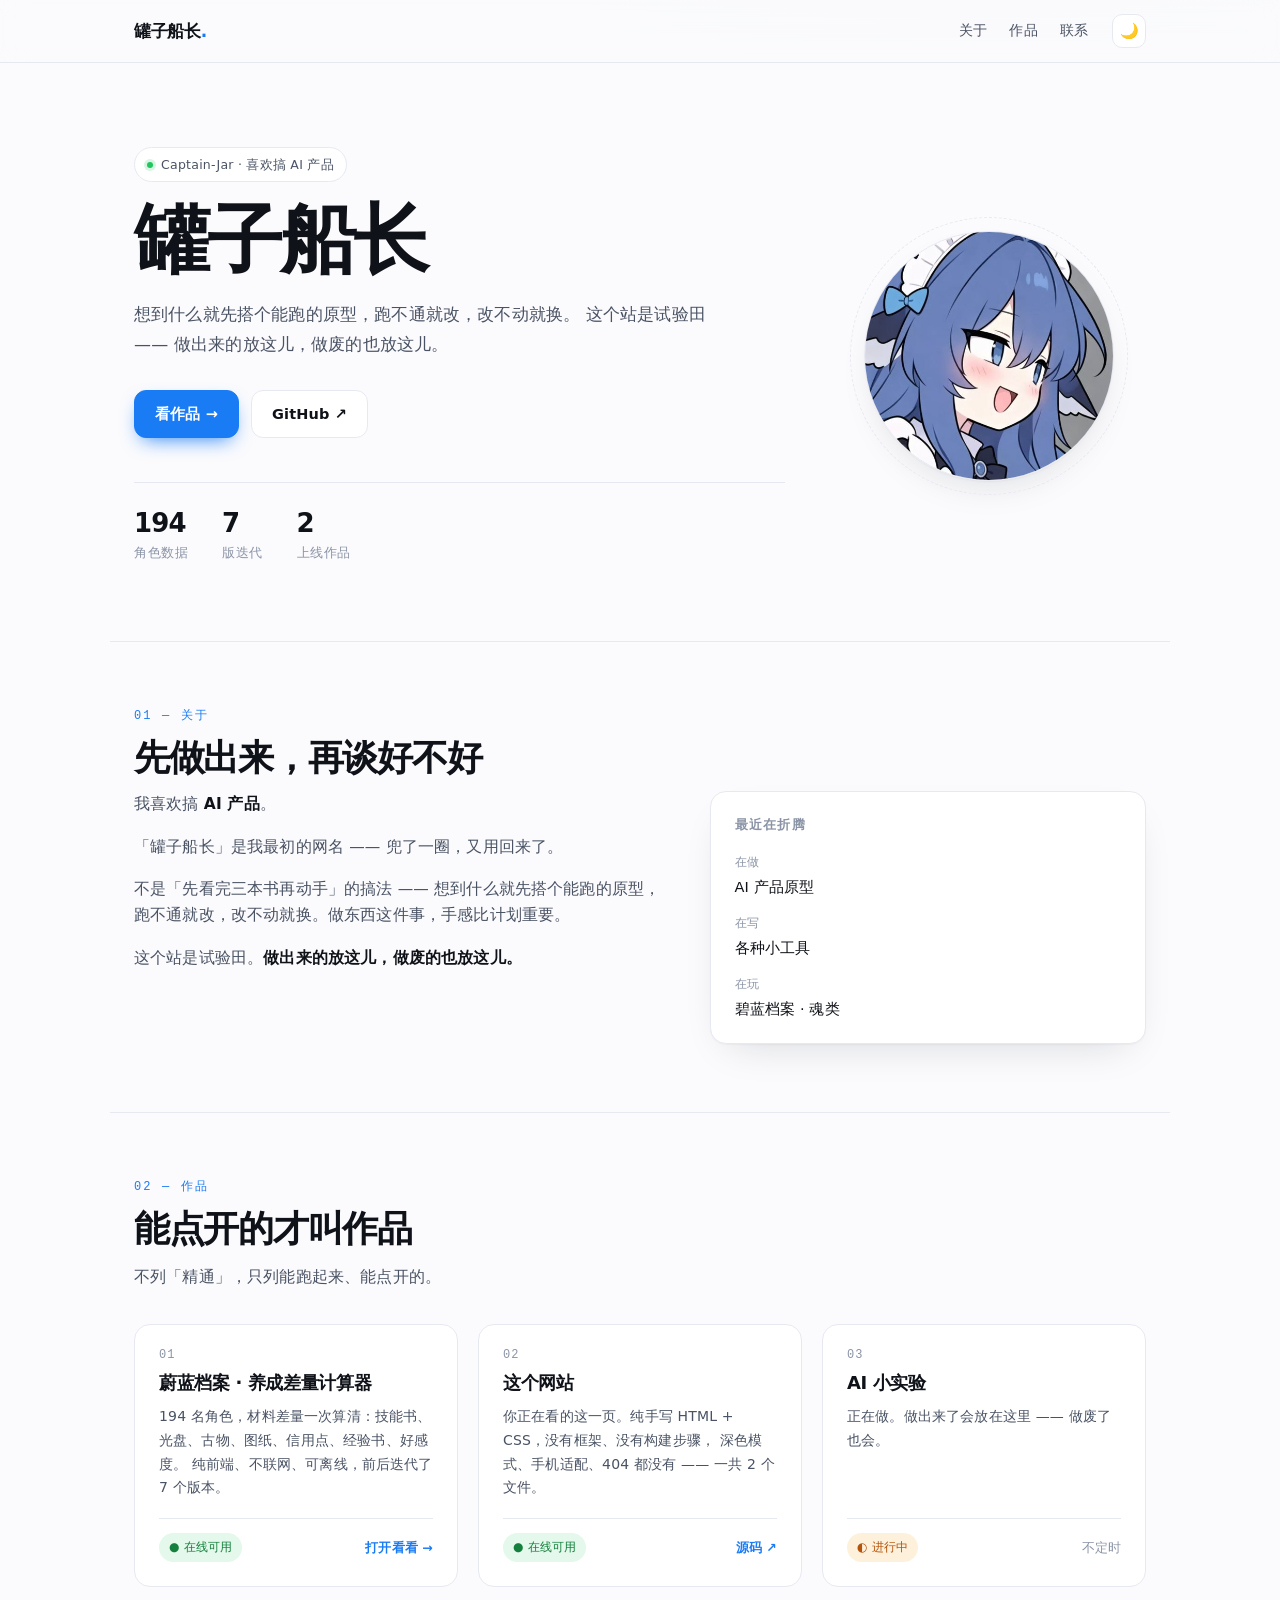
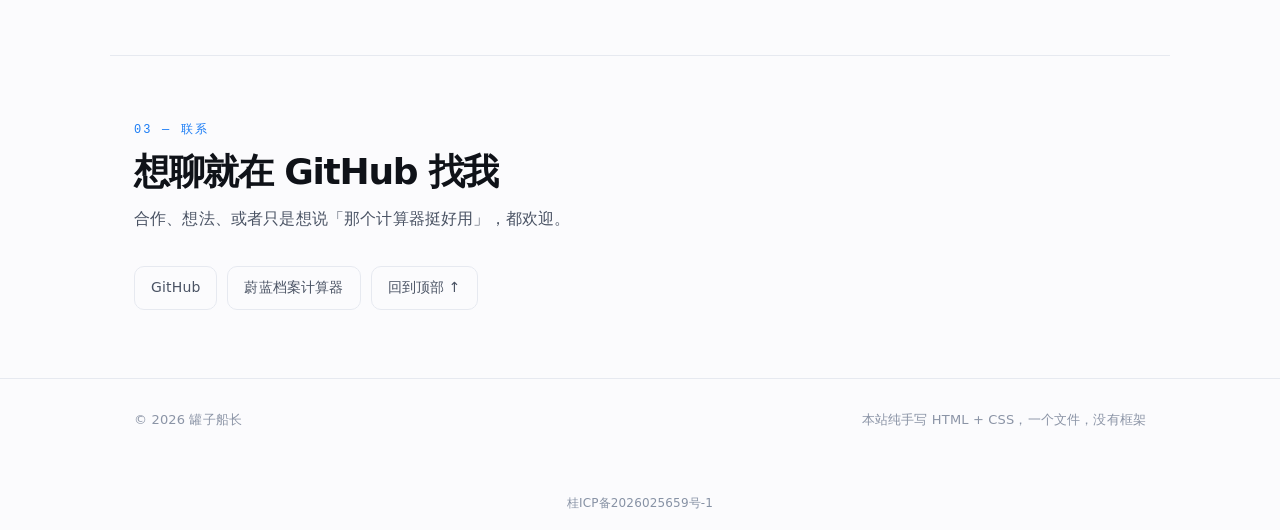
<file: index.html>
<!DOCTYPE html>
<html lang="zh-CN" data-theme="light">
<head>
<meta charset="utf-8">
<meta name="viewport" content="width=device-width, initial-scale=1">
<title>罐子船长</title>
<meta name="description" content="罐子船长（Captain-Jar）。喜欢搞 AI 产品，想到什么就先搭个能跑的原型。">

<!-- 分享到微信 / QQ 时的预览信息。上线后把 og:image 换成完整网址效果更好 -->
<meta property="og:type" content="website">
<meta property="og:title" content="罐子船长">
<meta property="og:description" content="喜欢搞 AI 产品。做点小工具，写点小东西。">
<meta property="og:image" content="assets/avatar.jpg">
<meta name="theme-color" content="#1a7cf5">

<link rel="icon" href="assets/favicon.svg" type="image/svg+xml">
<link rel="stylesheet" href="assets/site.css">
</head>
<body>

<!-- ============ 顶部导航 ============ -->
<header class="nav">
  <div class="wrap">
    <a class="brand" href="#top">罐子船长<span>.</span></a>
    <nav>
      <a href="#about">关于</a>
      <a href="#work">作品</a>
      <a href="#contact">联系</a>
    </nav>
    <button class="theme" id="themeBtn" aria-label="切换深色模式" title="切换深色模式">🌙</button>
  </div>
</header>

<main>

  <!-- ============ 首屏 ============ -->
  <section class="hero wrap" id="top">
    <div>
      <p class="eyebrow"><i></i> Captain-Jar · 喜欢搞 AI 产品</p>

      <h1>罐子船长</h1>

      <p class="lead">
        想到什么就先搭个能跑的原型，跑不通就改，改不动就换。
        这个站是试验田 —— 做出来的放这儿，做废的也放这儿。
      </p>

      <div class="btns">
        <a class="btn primary" href="#work">看作品 →</a>
        <a class="btn" href="https://github.com/Captain-Jar" target="_blank" rel="noopener">GitHub ↗</a>
      </div>

      <div class="stats">
        <div>
          <b>194</b>
          <span>角色数据</span>
        </div>
        <div>
          <b>7</b>
          <span>版迭代</span>
        </div>
        <div>
          <b>2</b>
          <span>上线作品</span>
        </div>
      </div>
    </div>

    <div class="hero-img">
      <img src="assets/avatar.jpg" alt="罐子船长的头像" width="480" height="480">
    </div>
  </section>

  <!-- ============ 关于 ============ -->
  <section class="sec wrap" id="about">
    <p class="sec-label">01 — 关于</p>
    <h2>先做出来，再谈好不好</h2>

    <div class="about">
      <div>
        <p>
          我喜欢搞 <strong>AI 产品</strong>。
        </p>
        <p>
          「罐子船长」是我最初的网名 —— 兜了一圈，又用回来了。
        </p>
        <p>
          不是「先看完三本书再动手」的搞法 —— 想到什么就先搭个能跑的原型，
          跑不通就改，改不动就换。做东西这件事，手感比计划重要。
        </p>
        <p>
          这个站是试验田。<strong>做出来的放这儿，做废的也放这儿。</strong>
        </p>
      </div>

      <aside class="now">
        <h3>最近在折腾</h3>
        <dl>
          <div>
            <dt>在做</dt>
            <dd>AI 产品原型</dd>
          </div>
          <div>
            <dt>在写</dt>
            <dd>各种小工具</dd>
          </div>
          <div>
            <dt>在玩</dt>
            <dd>碧蓝档案 · 魂类</dd>
          </div>
        </dl>
      </aside>
    </div>
  </section>

  <!-- ============ 作品 ============ -->
  <section class="sec wrap" id="work">
    <p class="sec-label">02 — 作品</p>
    <h2>能点开的才叫作品</h2>
    <p class="sec-intro">不列「精通」，只列能跑起来、能点开的。</p>

    <div class="works">

      <!-- 01 -->
      <article class="work">
        <span class="idx">01</span>
        <h3>蔚蓝档案 · 养成差量计算器</h3>
        <p>
          194 名角色，材料差量一次算清：技能书、光盘、古物、图纸、信用点、经验书、好感度。
          纯前端、不联网、可离线，前后迭代了 7 个版本。
        </p>
        <div class="work-foot">
          <span class="tag live">● 在线可用</span>
          <a class="arrow" href="ba/">打开看看 →</a>
        </div>
      </article>

      <!-- 02 -->
      <article class="work">
        <span class="idx">02</span>
        <h3>这个网站</h3>
        <p>
          你正在看的这一页。纯手写 HTML + CSS，没有框架、没有构建步骤，
          深色模式、手机适配、404 都没有 —— 一共 2 个文件。
        </p>
        <div class="work-foot">
          <span class="tag live">● 在线可用</span>
          <a class="arrow" href="https://github.com/Captain-Jar/Captain-Jar.github.io" target="_blank" rel="noopener">源码 ↗</a>
        </div>
      </article>

      <!-- 03 -->
      <article class="work">
        <span class="idx">03</span>
        <h3>AI 小实验</h3>
        <p>
          正在做。做出来了会放在这里 —— 做废了也会。
        </p>
        <div class="work-foot">
          <span class="tag wip">◐ 进行中</span>
          <span>不定时</span>
        </div>
      </article>

    </div>
  </section>

  <!-- ============ 联系 ============ -->
  <section class="sec wrap contact" id="contact">
    <p class="sec-label">03 — 联系</p>
    <h2>想聊就在 GitHub 找我</h2>
    <p class="sec-intro">合作、想法、或者只是想说「那个计算器挺好用」，都欢迎。</p>


    <div class="links">
      <a href="https://github.com/Captain-Jar" target="_blank" rel="noopener">GitHub</a>
      <a href="ba/">蔚蓝档案计算器</a>
      <a href="#top">回到顶部 ↑</a>
    </div>
  </section>

</main>

<footer>
  <div class="wrap">
    <span>© <span id="year">2026</span> 罐子船长</span>
    <span>本站纯手写 HTML + CSS，一个文件，没有框架</span>
  </div>
</footer>

<script>
/* ============================================================
   全站 JS 只有这么点，做两件事：
   1. 记住你选的是白天还是黑夜
   2. 页脚年份自动更新
   ============================================================ */
(function () {
  var root = document.documentElement;

  var saved = localStorage.getItem('theme');           // 上次选的
  var prefersDark = window.matchMedia('(prefers-color-scheme: dark)').matches;
  var dark = saved ? saved === 'dark' : prefersDark;   // 没选过就听系统的
  applyTheme(dark);

  document.getElementById('themeBtn').addEventListener('click', function () {
    dark = !dark;
    applyTheme(dark);
    localStorage.setItem('theme', dark ? 'dark' : 'light');
  });

  function applyTheme(isDark) {
    root.dataset.theme = isDark ? 'dark' : 'light';
    document.getElementById('themeBtn').textContent = isDark ? '☀️' : '🌙';
  }

  document.getElementById('year').textContent = new Date().getFullYear();
})();
</script>

<div id="icp-footer" style="text-align:center;padding:16px 12px;font-size:12px;line-height:1.8;color:#8792a5;background:transparent;">
  <a href="https://beian.miit.gov.cn/" target="_blank" rel="noreferrer" style="color:inherit;text-decoration:none;">桂ICP备2026025659号-1</a>
</div>
</body>
</html>
</file>
<file: assets/site.css>
/* ============================================================
   我的主页 · 样式表
   ------------------------------------------------------------
   整站只有这一个 CSS 文件，没有任何框架。
   想改配色 → 只改下面 :root 和 [data-theme="dark"] 里的变量，
   全站会自动跟着变。这是 CSS 变量最强的地方。
   ============================================================ */

:root {
  /* 亮色（白天）配色 */
  --bg: #fbfbfd;
  --bg-soft: #f3f5f9;
  --card: #ffffff;
  --ink: #0f1218;        /* 主文字 */
  --ink-2: #4a5364;      /* 次要文字 */
  --ink-3: #8b94a6;      /* 弱文字（日期、编号） */
  --line: #e6e9f0;       /* 分割线 / 边框 */
  --accent: #1a7cf5;     /* 主题蓝 */
  --accent-2: #6aa9ff;
  --accent-soft: #eaf2ff;
  --nav-bg: rgba(251, 251, 253, .82);
  --shadow: 0 1px 2px rgba(16, 24, 40, .04), 0 16px 40px -20px rgba(16, 24, 40, .18);
  --radius: 16px;
  --max: 1060px;
}

/* 深色（夜晚）配色 —— 只换变量，其他规则一行都不用改 */
[data-theme="dark"] {
  --bg: #0b0d10;
  --bg-soft: #101318;
  --card: #14181e;
  --ink: #eef1f6;
  --ink-2: #a7b0c0;
  --ink-3: #6c7686;
  --line: #232830;
  --accent: #4c9bff;
  --accent-2: #2b6fd0;
  --accent-soft: #101d31;
  --nav-bg: rgba(11, 13, 16, .82);
  --shadow: 0 1px 2px rgba(0, 0, 0, .4), 0 24px 48px -24px rgba(0, 0, 0, .8);
}

* { box-sizing: border-box; }

html {
  scroll-behavior: smooth;
  -webkit-text-size-adjust: 100%;
}

body {
  margin: 0;
  background: var(--bg);
  color: var(--ink);
  font: 16px/1.7 "PingFang SC", "Microsoft YaHei", "Hiragino Sans GB", system-ui, -apple-system, sans-serif;
  letter-spacing: .01em;
  -webkit-font-smoothing: antialiased;
  transition: background .3s, color .3s;
}

/* 页面顶部一层极淡的蓝光，让纯色背景不死板 */
body::before {
  content: "";
  position: fixed;
  inset: -20% -10% auto -10%;
  height: 60vh;
  background: radial-gradient(60% 60% at 70% 0%, var(--accent-soft) 0%, transparent 70%);
  pointer-events: none;
  z-index: 0;
}

a { color: inherit; text-decoration: none; }

img { display: block; max-width: 100%; }

::selection { background: var(--accent); color: #fff; }

/* 键盘用户聚焦时的描边，别删，这是无障碍 */
:focus-visible {
  outline: 2px solid var(--accent);
  outline-offset: 3px;
  border-radius: 6px;
}

.wrap {
  width: 100%;
  max-width: var(--max);
  margin: 0 auto;
  padding: 0 24px;
  position: relative;
  z-index: 1;
}

/* ---------------- 顶部导航 ---------------- */
.nav {
  position: sticky;
  top: 0;
  z-index: 50;
  backdrop-filter: saturate(180%) blur(14px);
  -webkit-backdrop-filter: saturate(180%) blur(14px);
  background: var(--nav-bg);
  border-bottom: 1px solid var(--line);
}

.nav .wrap {
  display: flex;
  align-items: center;
  gap: 24px;
  height: 62px;
}

.brand {
  font-weight: 800;
  font-size: 17px;
  letter-spacing: -.02em;
  margin-right: auto;
}

.brand span { color: var(--accent); }

.nav nav {
  display: flex;
  gap: 22px;
  font-size: 14px;
  color: var(--ink-2);
}

.nav nav a { transition: color .18s; }
.nav nav a:hover { color: var(--ink); }

.theme {
  width: 34px;
  height: 34px;
  display: grid;
  place-items: center;
  border: 1px solid var(--line);
  border-radius: 10px;
  background: var(--card);
  color: var(--ink-2);
  cursor: pointer;
  font-size: 15px;
  transition: .18s;
}
.theme:hover { color: var(--ink); border-color: var(--ink-3); }

/* ---------------- 首屏 ---------------- */
.hero {
  display: grid;
  grid-template-columns: 1.35fr .65fr;
  align-items: center;
  gap: 48px;
  padding-block: 84px 76px;
}

.eyebrow {
  display: inline-flex;
  align-items: center;
  gap: 8px;
  margin: 0 0 18px;
  padding: 6px 12px;
  border: 1px solid var(--line);
  border-radius: 999px;
  background: var(--card);
  font-size: 12.5px;
  color: var(--ink-2);
  letter-spacing: .02em;
}

.eyebrow i {
  width: 6px;
  height: 6px;
  border-radius: 50%;
  background: #22c55e;
  box-shadow: 0 0 0 3px rgba(34, 197, 94, .18);
}

h1 {
  margin: 0;
  font-size: clamp(44px, 7vw, 76px);
  line-height: 1.05;
  letter-spacing: -.04em;
  font-weight: 800;
}

.lead {
  margin: 20px 0 0;
  max-width: 34em;
  font-size: 17px;
  line-height: 1.75;
  color: var(--ink-2);
}

.btns {
  display: flex;
  flex-wrap: wrap;
  gap: 12px;
  margin-top: 30px;
}

.btn {
  display: inline-flex;
  align-items: center;
  gap: 8px;
  padding: 11px 20px;
  border-radius: 12px;
  border: 1px solid var(--line);
  background: var(--card);
  color: var(--ink);
  font-size: 14.5px;
  font-weight: 600;
  transition: .2s;
}
.btn:hover { border-color: var(--ink-3); transform: translateY(-1px); }

.btn.primary {
  background: var(--accent);
  border-color: var(--accent);
  color: #fff;
  box-shadow: 0 8px 20px -8px var(--accent);
}
.btn.primary:hover { filter: brightness(1.06); }

/* 头像 */
.hero-img {
  justify-self: center;
  position: relative;
}
.hero-img img {
  width: clamp(180px, 22vw, 250px);
  height: clamp(180px, 22vw, 250px);
  object-fit: cover;
  border-radius: 50%;
  border: 1px solid var(--line);
  box-shadow: var(--shadow);
  transition: transform .4s;
}
.hero-img:hover img { transform: scale(1.03) rotate(-1.5deg); }

/* 头像外面那圈虚线 */
.hero-img::after {
  content: "";
  position: absolute;
  inset: -14px;
  border: 1px dashed var(--line);
  border-radius: 50%;
  animation: spin 40s linear infinite;
}
@keyframes spin { to { transform: rotate(360deg); } }

/* 三个数据 */
.stats {
  display: flex;
  flex-wrap: wrap;
  gap: 34px;
  margin-top: 44px;
  padding-top: 26px;
  border-top: 1px solid var(--line);
}
.stats b {
  display: block;
  font-size: 26px;
  font-weight: 800;
  letter-spacing: -.03em;
  line-height: 1.1;
}
.stats span {
  font-size: 12.5px;
  color: var(--ink-3);
  letter-spacing: .04em;
}

/* ---------------- 通用小节 ---------------- */
.sec {
  padding-block: 68px;
  border-top: 1px solid var(--line);
}

.sec-label {
  margin: 0 0 14px;
  font: 500 12px/1 ui-monospace, "SFMono-Regular", Consolas, monospace;
  letter-spacing: .18em;
  color: var(--accent);
  text-transform: uppercase;
}

h2 {
  margin: 0 0 12px;
  font-size: clamp(26px, 3.4vw, 36px);
  letter-spacing: -.035em;
  font-weight: 800;
  line-height: 1.2;
}

.sec-intro {
  margin: 0 0 34px;
  max-width: 36em;
  color: var(--ink-2);
}

/* ---------------- 关于 ---------------- */
.about {
  display: grid;
  grid-template-columns: 1.1fr .9fr;
  gap: 42px;
  align-items: start;
}

.about p {
  margin: 0 0 16px;
  color: var(--ink-2);
  font-size: 15.5px;
}
.about p strong { color: var(--ink); font-weight: 700; }

/* 右侧「现在在做什么」卡片 */
.now {
  border: 1px solid var(--line);
  border-radius: var(--radius);
  background: var(--card);
  padding: 22px 24px;
  box-shadow: var(--shadow);
}
.now h3 {
  margin: 0 0 16px;
  font-size: 13px;
  letter-spacing: .1em;
  color: var(--ink-3);
  font-weight: 600;
  text-transform: uppercase;
}
.now dl { margin: 0; display: grid; gap: 14px; }
.now dt { font-size: 12px; color: var(--ink-3); margin-bottom: 2px; }
.now dd { margin: 0; font-size: 14.5px; }

/* ---------------- 项目 ---------------- */
.works {
  display: grid;
  grid-template-columns: repeat(auto-fit, minmax(272px, 1fr));
  gap: 20px;
}

.work {
  display: flex;
  flex-direction: column;
  gap: 10px;
  padding: 24px;
  background: var(--card);
  border: 1px solid var(--line);
  border-radius: var(--radius);
  transition: .25s ease;
  position: relative;
  overflow: hidden;
}
.work:hover {
  transform: translateY(-4px);
  box-shadow: var(--shadow);
  border-color: var(--accent-2);
}

.work .idx {
  font: 500 12px/1 ui-monospace, Consolas, monospace;
  color: var(--ink-3);
  letter-spacing: .08em;
}

.work h3 {
  margin: 0;
  font-size: 18px;
  letter-spacing: -.02em;
  line-height: 1.35;
}

.work p {
  margin: 0;
  font-size: 14px;
  line-height: 1.7;
  color: var(--ink-2);
  flex: 1;
}

.work-foot {
  display: flex;
  align-items: center;
  justify-content: space-between;
  gap: 10px;
  margin-top: 8px;
  padding-top: 14px;
  border-top: 1px solid var(--line);
  font-size: 12.5px;
  color: var(--ink-3);
}

.tag {
  display: inline-flex;
  align-items: center;
  gap: 6px;
  padding: 4px 10px;
  border-radius: 999px;
  background: var(--bg-soft);
  color: var(--ink-2);
  font-size: 12px;
  white-space: nowrap;
}
.tag.live { background: rgba(34, 197, 94, .12); color: #15803d; }
[data-theme="dark"] .tag.live { color: #4ade80; }
.tag.wip { background: rgba(245, 158, 11, .14); color: #b45309; }
[data-theme="dark"] .tag.wip { color: #fbbf24; }

.arrow { color: var(--accent); font-weight: 600; }

/* ---------------- 路线图 ---------------- */
/* ---------------- 联系 ---------------- */
.contact { text-align: left; }
.mailto {
  display: inline-block;
  margin: 6px 0 26px;
  font-size: clamp(22px, 4.4vw, 40px);
  font-weight: 800;
  letter-spacing: -.035em;
  border-bottom: 2px solid var(--accent);
  line-height: 1.35;
  word-break: break-all;
}
.mailto:hover { color: var(--accent); }

.links {
  display: flex;
  flex-wrap: wrap;
  gap: 10px;
}
.links a {
  padding: 9px 16px;
  border: 1px solid var(--line);
  border-radius: 10px;
  font-size: 14px;
  color: var(--ink-2);
  transition: .18s;
}
.links a:hover { color: var(--ink); border-color: var(--accent); background: var(--accent-soft); }

/* ---------------- 页脚 ---------------- */
footer {
  border-top: 1px solid var(--line);
  padding: 30px 0 46px;
  font-size: 13px;
  color: var(--ink-3);
}
footer .wrap {
  display: flex;
  flex-wrap: wrap;
  gap: 10px 24px;
  justify-content: space-between;
}

/* ---------------- 手机 ---------------- */
@media (max-width: 820px) {
  .hero {
    grid-template-columns: 1fr;
    gap: 36px;
    padding-block: 52px 56px;
    text-align: left;
  }
  .hero-img { order: -1; justify-self: start; }
  .hero-img::after { display: none; }
  .about { grid-template-columns: 1fr; gap: 28px; }
  .nav nav { display: none; }
  .stats { gap: 26px; }
}

/* 系统里开了「减少动态效果」的人，不该被动画打扰 */
@media (prefers-reduced-motion: reduce) {
  *, *::before, *::after {
    animation-duration: .001ms !important;
    transition-duration: .001ms !important;
    scroll-behavior: auto !important;
  }
}
</file>
